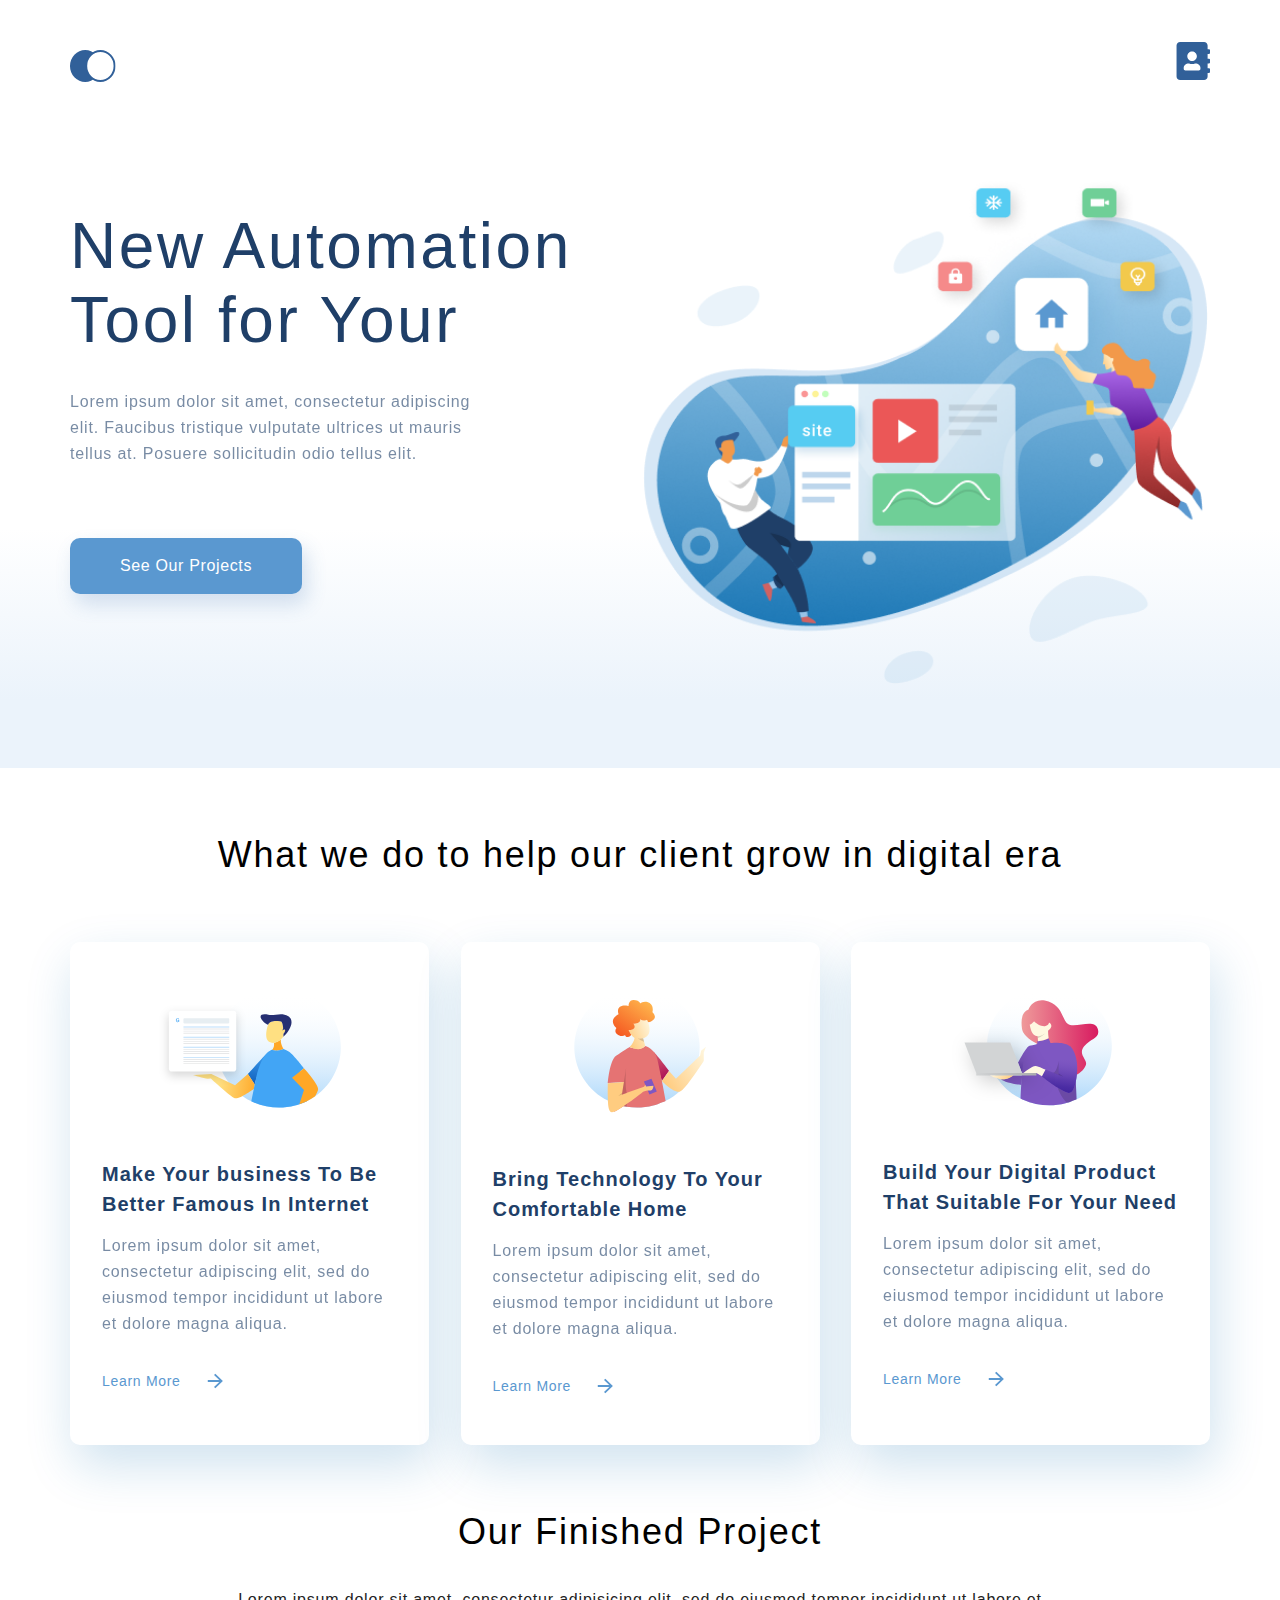
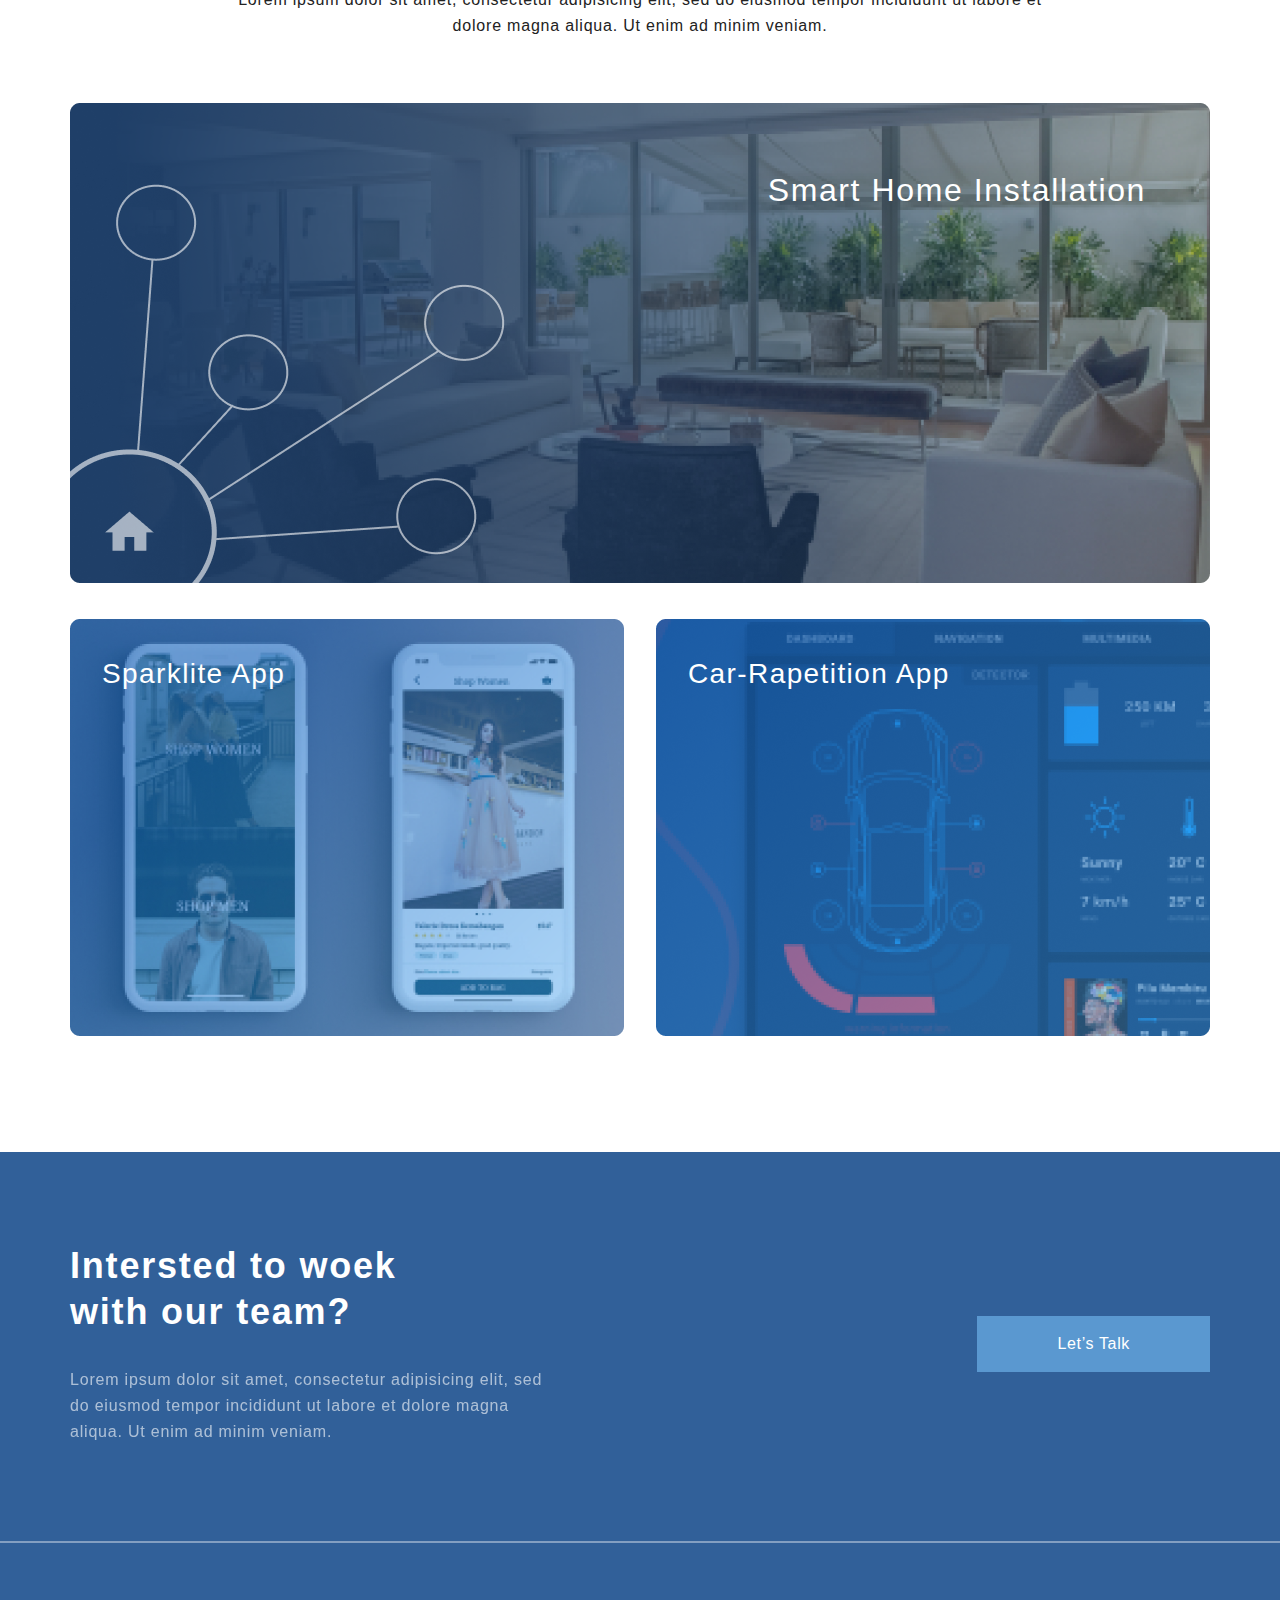
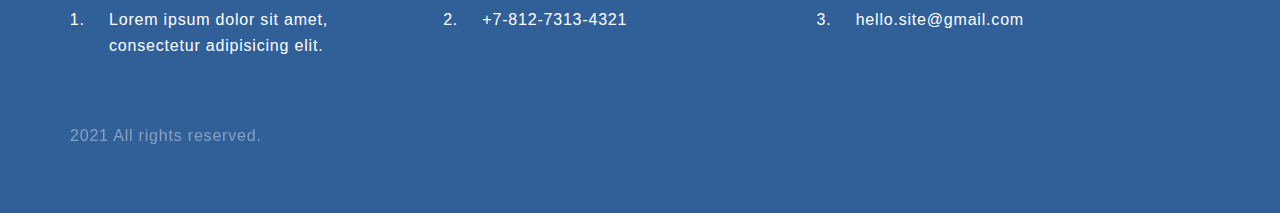
<file: html,css/adaptive/index.html>
<!DOCTYPE html>
<html lang="en">
<head>
    <meta charset="UTF-8">
    <meta http-equiv="X-UA-Compatible" content="IE=edge">
    <meta name="viewport" content="width=device-width, initial-scale=1.0">
    <title>Main Page</title>
    <link rel="stylesheet" href="styles/index_style.css">
</head>
<body>
    <div class="top">
        <div class="top_box container">
            <div class="top_menu">
                <a class="top_menu__link" href="index.html">
                    <img src="images/index_img/index.svg" alt="logo">
                </a>
                <a class="top_menu__link" href="contacts.html">
                    <img src="images/index_img/contacts.svg" alt="logo">
                </a>
            </div>
            <div class="top_content">
                <h1 class="top_heading">New Automation Tool for Your</h1>
                <p class="top_text">Lorem ipsum dolor sit amet, consectetur adipiscing elit. Faucibus tristique vulputate ultrices ut mauris tellus at. Posuere sollicitudin odio tellus elit.</p>
                <a class="top_button" href="#">See Our Projects</a>
            </div>
        </div>    
    </div>
     <div class="what-we-do">
        <div class="container">
            <h3 class="what-we-do_heading">What we do to help our client grow in digital era</h3>
            <div class="content">
                <div class="content_card">
                    <img class="card_img" src="images/index_img/card-1.svg" alt="card-1">
                    <h4 class="card_heading">Make Your business To Be Better Famous In Internet</h4>
                    <p class="card_text">Lorem ipsum dolor sit amet, consectetur adipiscing elit, sed do eiusmod tempor incididunt ut labore et dolore magna aliqua.</p>
                    <a class="card_button" href="#">
                        Learn More
                        <img class="button_img" src="images/index_img/card_arrow.svg" alt="card_arrow">
                    </a>   
                </div>
                <div class="content_card">
                    <img class="card_img" src="images/index_img/card-2.svg" alt="card-2">
                    <h4 class="card_heading">Bring Technology To Your Comfortable Home</h4>
                    <p class="card_text">Lorem ipsum dolor sit amet, consectetur adipiscing elit, sed do eiusmod tempor incididunt ut labore et dolore magna aliqua.</p>
                    <a class="card_button" href="#">
                        Learn More
                        <img class="button_img" src="images/index_img/card_arrow.svg" alt="card_arrow">
                    </a>
                </div>
                <div class="content_card">
                    <img class="card_img" src="images/index_img/card-3.svg" alt="card-3">
                    <h4 class="card_heading">Build Your Digital Product That Suitable For Your Need</h4>
                    <p class="card_text">Lorem ipsum dolor sit amet, consectetur adipiscing elit, sed do eiusmod tempor incididunt ut labore et dolore magna aliqua.</p>
                    <a class="card_button" href="#">
                        Learn More
                        <img class="button_img" src="images/index_img/card_arrow.svg" alt="card_arrow">
                    </a>
                </div>
            </div>
        </div>
    </div>  
    <div class="finished_projects">
        <div class="container">
            <h3 class="projects_heading">Our Finished Project</h3>
            <p class="project_text">Lorem ipsum dolor sit amet, consectetur adipisicing elit, sed do eiusmod tempor incididunt ut labore et dolore magna aliqua. Ut enim ad minim veniam.</p>  
            <div class="smart_home">
                <img class="project__img"                 src="images/index_img/Smart_Home_Installation.png" alt="">
                <p class="smart_home__text">Smart Home Installation</p>
            </div> 
            <div class="project_parent">
                <div class="project_item item-1">
                    <img class="project__img" src="images/index_img/Sparklite_App.png" alt="SparkLite App">
                    <p class="item_text">Sparklite App</p>
                </div>
                <div class="project_item">
                    <img class="project__img" src="images/index_img/Car_Rapetition_App.png" alt="Car-Rapetition App">
                    <p class="item_text">Car-Rapetition App</p>
                </div>
            </div>
        </div>
    </div>
    <div class="footer">
        <div class="container">
            <div class="footer_content">
                <div class="footer_info">
                    <h3 class="footer_heading">Intersted to woek    with our team?</h3>
                    <p class="footer_text">Lorem ipsum dolor sit amet, consectetur adipisicing elit, sed do eiusmod tempor incididunt ut labore et dolore magna aliqua. Ut enim ad minim veniam.</p>
                </div>
                <div class="button">
                    <a class="footer_button" href="#">Let’s Talk</a>
                </div>
            </div>
        </div>
        <hr class="line">
        <div class="footer_contacts container">
            <ol class="contacts_list">
                <li class="contact contact_margin">
                    Lorem ipsum dolor sit amet, consectetur adipisicing elit.
                </li>
                <li class="contact contact_margin">+7-812-7313-4321</li>
                <li class="contact">hello.site@gmail.com</li>
            </ol>
            <div class="footer_copyright">
                2021 All rights reserved.
            </div>
        </div>     
    </div>
</body>
</html>
</file>
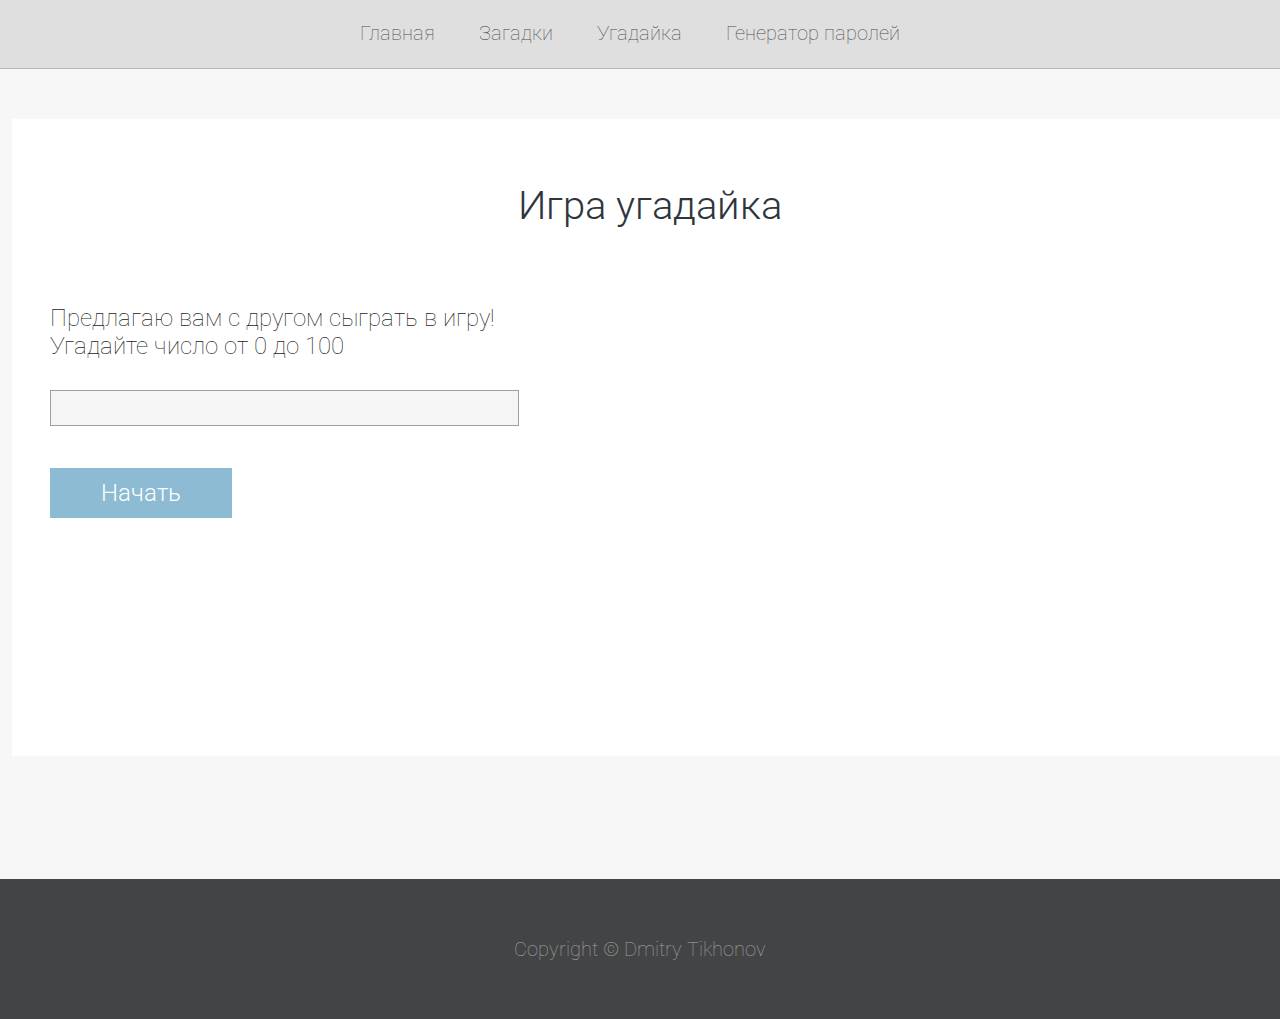
<file: MyFirstSite/guess.html>
<!DOCTYPE html>
<html>
<head>
	<meta charset="utf-8">
	<title>Личный сайт студента GeekBrains</title>
	<link rel="stylesheet" href="style.css"> 
	<script type="text/javascript">

		var answer = parseInt(Math.random() * 100);
		var gameOver = 0;
		var idPlayer = 1;
		
		function readInt(){
			var number = document.getElementById("userAnswer").value;
			return parseInt(number);
		}

		function write(text){
			document.getElementById("info").innerHTML = text;
		}

		function hide(id){
			document.getElementById(id).style.display = "none";
		}

		function getIdPlayer(idPlayer)
		{
			var currentPlayer = "";
			if (idPlayer % 2 == 0)
			{
				currentPlayer = "Второй";
				return currentPlayer;
			}
			else 
			{
				currentPlayer = "Первый";
				return currentPlayer;
			}
		}
		 
		function guess(){
			var _idPlayer = getIdPlayer(idPlayer);
			idPlayer++;
			var userAnswer = readInt();
			button.innerText = "Ответить";
			if(userAnswer == answer){
				write("<b>Поздравляю, " + _idPlayer.toLowerCase() + " игрок, угадал!</b>");
				hide("userAnswer");
				button.innerText = "Начать заново";
				gameOver++;
			} else if(userAnswer > answer){
				write(_idPlayer + " игрок ввел слишком большое число<br>Ходит " + getIdPlayer(idPlayer).toLowerCase() + " игрок. Введите число от 1 до 100");
				
			} else if(userAnswer < answer){
				write(_idPlayer + " игрок ввел слишком маленькое число<br>Ходит " + getIdPlayer(idPlayer).toLowerCase() + " игрок. Введите число от 1 до 100");			
			}
		}

	</script>
</head>
<body>

<div class="content">
	<div class="header">
		<a href="index.html">Главная</a>
		<a href="puzzle.html">Загадки</a>
		<a href="#">Угадайка</a>
		<a href="password_generator.html">Генератор паролей</a>
	</div>

<div class="contentWrap">
    <div class="content">
        <div class="center">

			<h1>Игра угадайка</h1>

			<div class="box">

				<p id="info">Предлагаю вам с другом сыграть в игру! <br>Угадайте число от 0 до 100</p>
				<input type="text" id="userAnswer">
				<br>
				<a href="#" onClick="if (gameOver==1) window.location.reload(); else guess();" id="button">Начать</a>

			</div>

        </div>
    </div>
</div>

	

</div>
<div class="footer">
	Copyright &copy; Dmitry Tikhonov
<div>


</body>
</html>
</file>
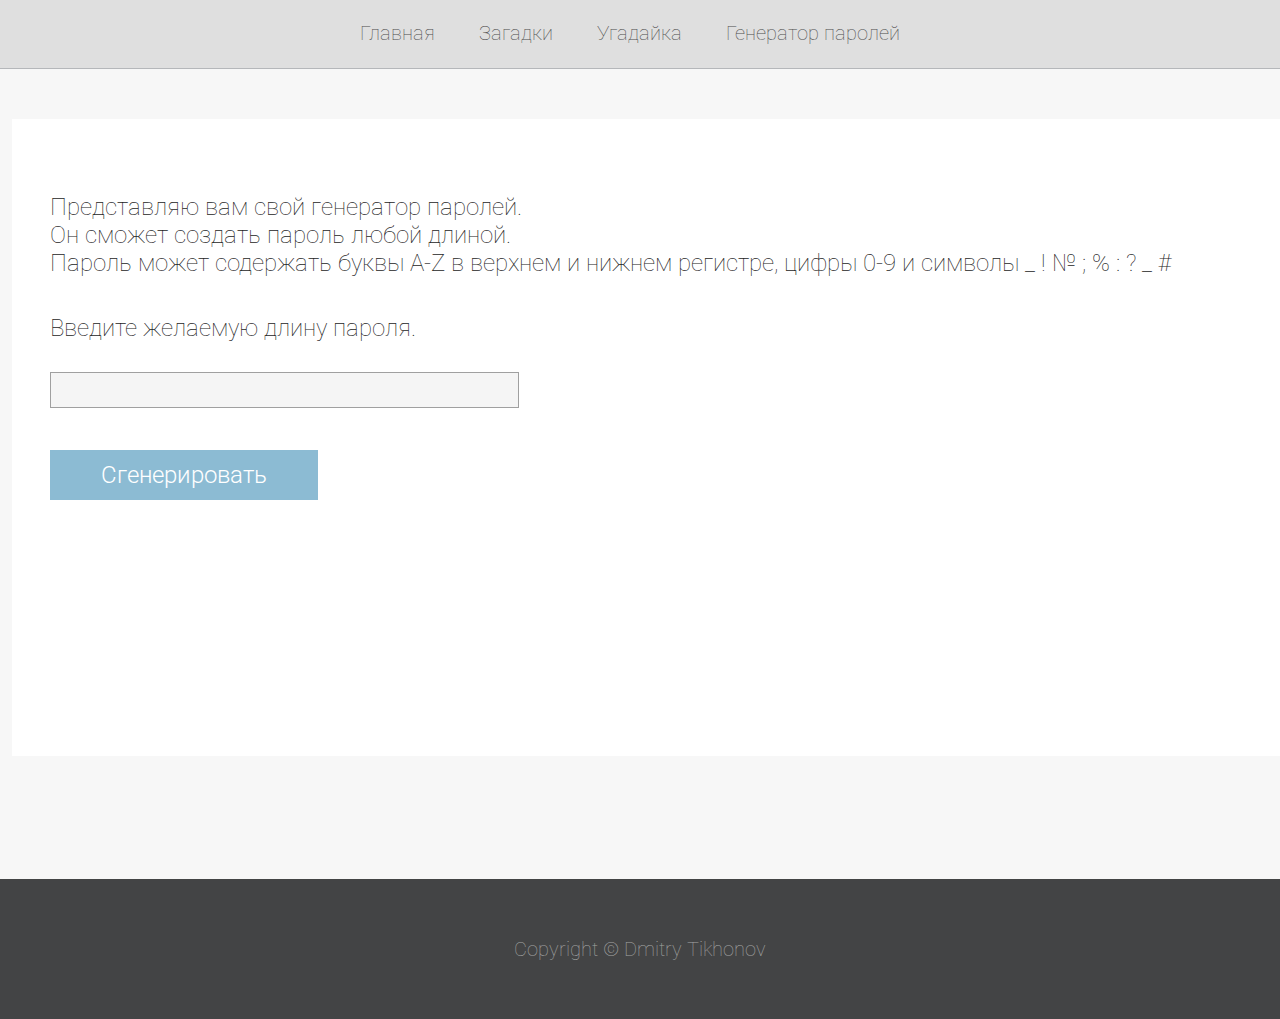
<file: MyFirstSite/password_generator.html>
<!DOCTYPE html>
<html>
<head>
	<meta charset="utf-8">
	<title>Личный сайт студента GeekBrains</title>
	<link rel="stylesheet" href="style.css"> 
	<script type="text/javascript">
		
		var symbols = ["_","!","№",";","%",":","?","_","#",0,1,2,3,4,5,6,7,8,9,
		"A","B","C","D","E","F","G","H","I","J","K","L","M","N","O","P","Q","R","S","T","U","V","W","X","Y","Z",
		"a","b","c","d","e","f","g","h","i","j","k","l","m","n","o","p","q","r","s","t","u","v","w","x","y","z"];
		var NewPassword = "";
		function readInt(){
			var number = document.getElementById("length").value;
			return parseInt(number);
		}

		function write(text){
			document.getElementById("info").innerHTML = text;
		}

		function getRandomInt(min, max) {
			return parseInt(Math.random() * (max - min + 1)) + min;
		}

		function getNewPassword()
		{
			var lengthPass = readInt();
			var CountSymbol = 0;
			
			while (CountSymbol != lengthPass)
			{
				CountSymbol++;
				NewPassword += symbols[getRandomInt(0,symbols.length - 1)];
			}
		    write("Новый пароль: " + NewPassword);
		}

	</script>
</head>
<body>

<div class="content">
	<div class="header">
		<a href="index.html">Главная</a>
		<a href="puzzle.html">Загадки</a>
		<a href="guess.html">Угадайка</a>
		<a href="#">Генератор паролей</a>
	</div>

<div class="contentWrap">
    <div class="content">
        <div class="center">
			<div class="box">
				<p id="info">
				Представляю вам свой генератор паролей.
				<br>
				Он сможет создать пароль любой длиной.<br>
				Пароль может содержать буквы A-Z в верхнем и нижнем регистре, цифры 0-9 и символы _ ! № ; % : ? _ # <br>
				</p>
				<p>
					Введите желаемую длину пароля.
				</p>
					<input type="text" id="length"> 
					<br>
					<a href="#" onClick="getNewPassword(); NewPassword = '';"; id="button">Сгенерировать</a>
				


			</div>
        </div>
    </div>
</div>

	

</div>
<div class="footer">
	Copyright &copy; Dmitry Tikhonov
<div>


</body>
</html>
</file>
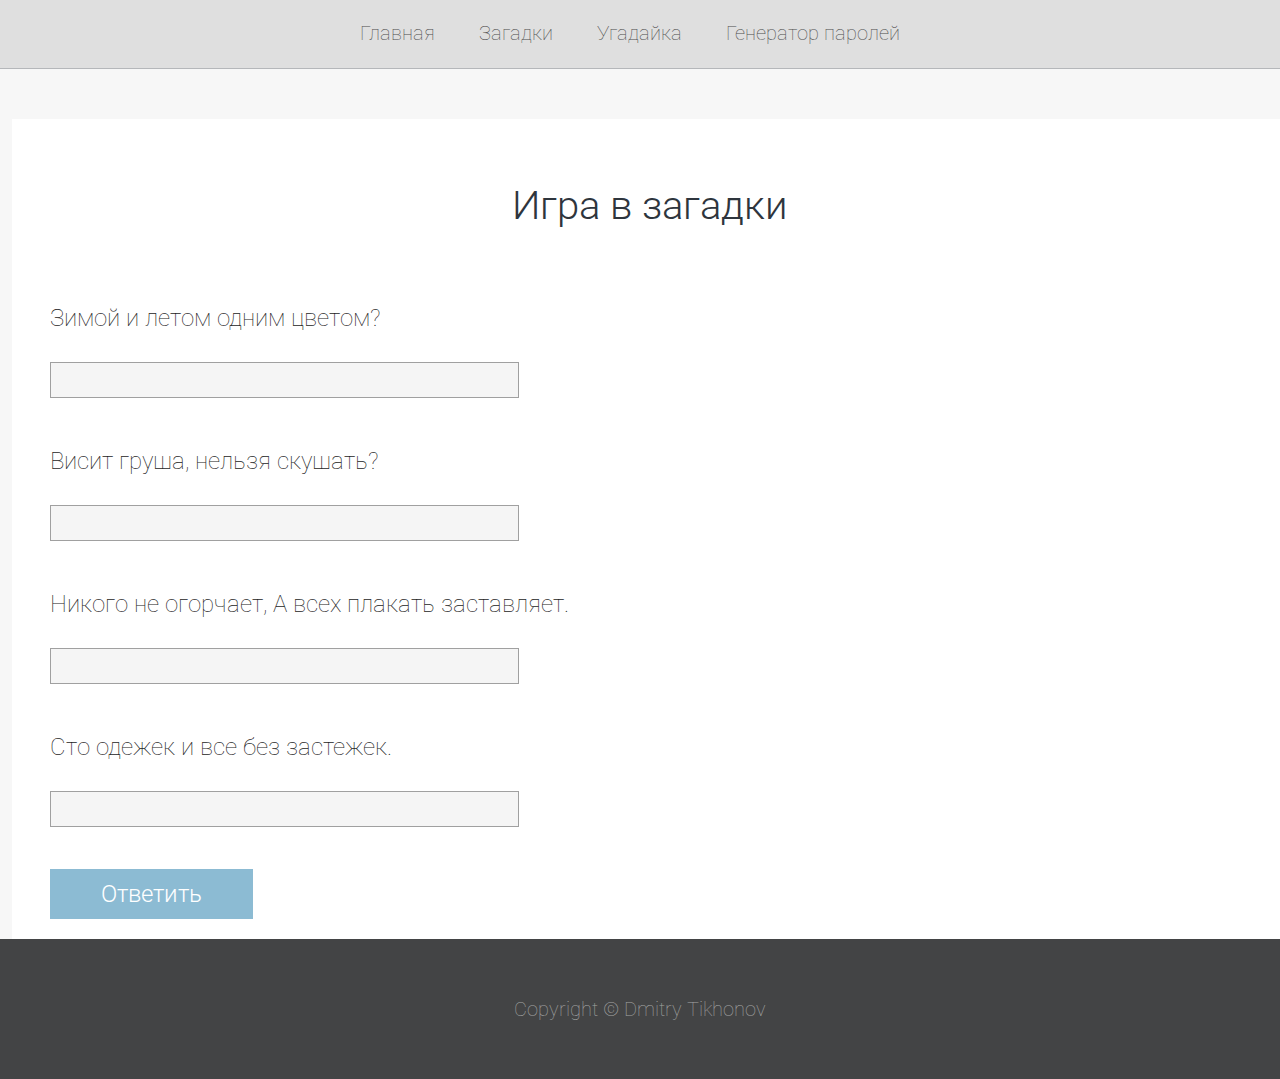
<file: MyFirstSite/puzzle.html>
<!DOCTYPE html>
<html>
<head>
	<meta charset="utf-8">
	<title>Личный сайт студента GeekBrains</title>
	<link rel="stylesheet" href="style.css"> 
	<script type="text/javascript">

		var score = 0;

		function checkAnswer(inputId, answers){
			var userAnswer = document.getElementById(inputId).value;
			userAnswer = userAnswer.toLowerCase();
			for(var i = 0; i < answers.length; i++){
				if(userAnswer == answers[i]){
					score++;
					break;
				}
			}
		}
		
		function clearInput()
		{
			document.getElementById("userAnswer1").value = "";
			document.getElementById("userAnswer2").value = "";
			document.getElementById("userAnswer3").value = "";
			document.getElementById("userAnswer4").value = "";
			score = 0;
		}
		function checkAnswers() {
			checkAnswer("userAnswer1", ["ель","ёлка","елка"]);
			checkAnswer("userAnswer2", ["лампочка","лампа"]);
			checkAnswer("userAnswer3", ["лук","луковица"]);
			checkAnswer("userAnswer4", ["капуста","капустка"]);
			alert("Вы отгадали " + score + " загадок");
			clearInput();
		}

	</script>
</head>
<body>

<div class="content">
	<div class="header">
		<a href="index.html">Главная</a>
		<a href="#">Загадки</a>
		<a href="guess.html">Угадайка</a>
		<a href="password_generator.html">Генератор паролей</a>
	</div>

<div class="contentWrap">
    <div class="content">
        <div class="center">

			<h1>Игра в загадки</h1>

			<div class="box">

				<p>Зимой и летом одним цветом?</p>
				<input type="text" id="userAnswer1">

				<p>Висит груша, нельзя скушать?</p>
				<input type="text" id="userAnswer2">

				<p>Никого не огорчает, А всех плакать заставляет.</p>
				<input type="text" id="userAnswer3">

				<p>Сто одежек и все без застежек.</p>
				<input type="text" id="userAnswer4">

				<br>
				<a href="#" onClick="checkAnswers();">Ответить</a>

			</div>

        </div>
    </div>
</div>

	

</div>
<div class="footer">
	Copyright &copy; Dmitry Tikhonov
<div>


</body>
</html>
</file>
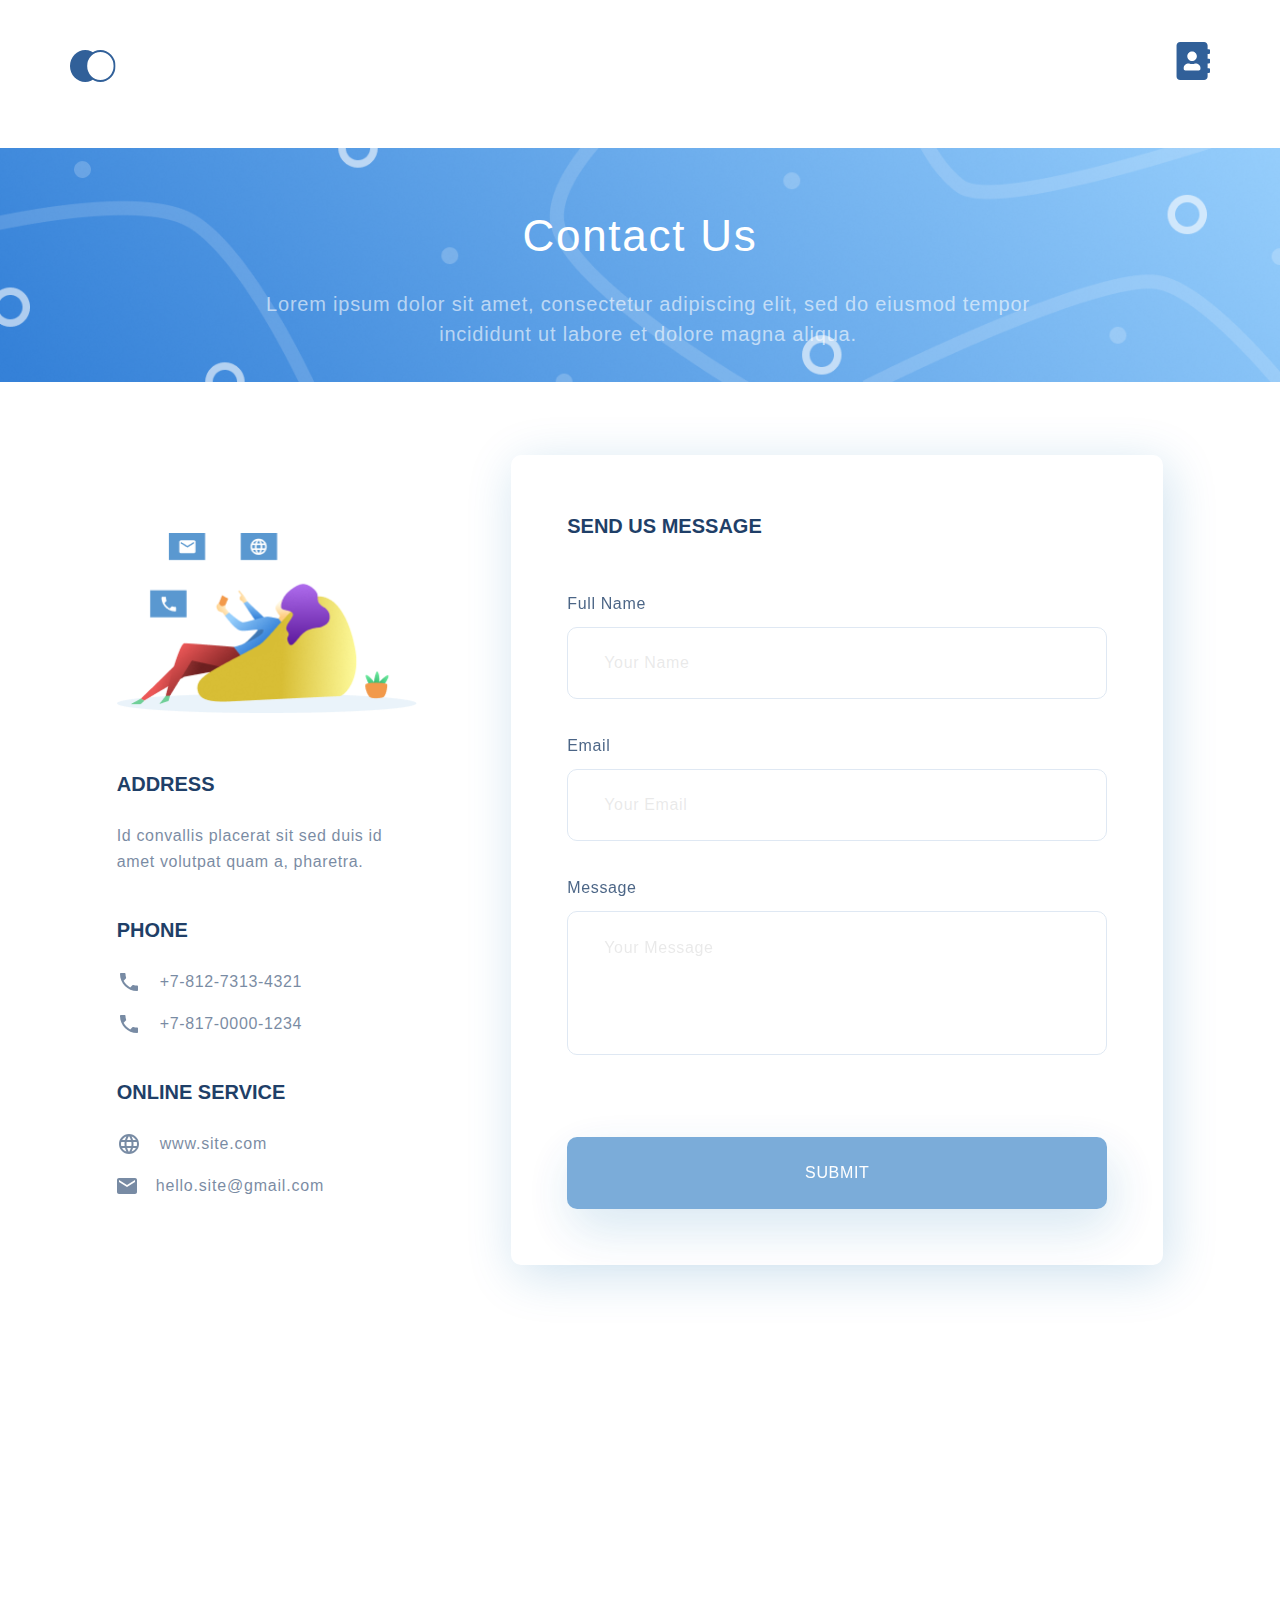
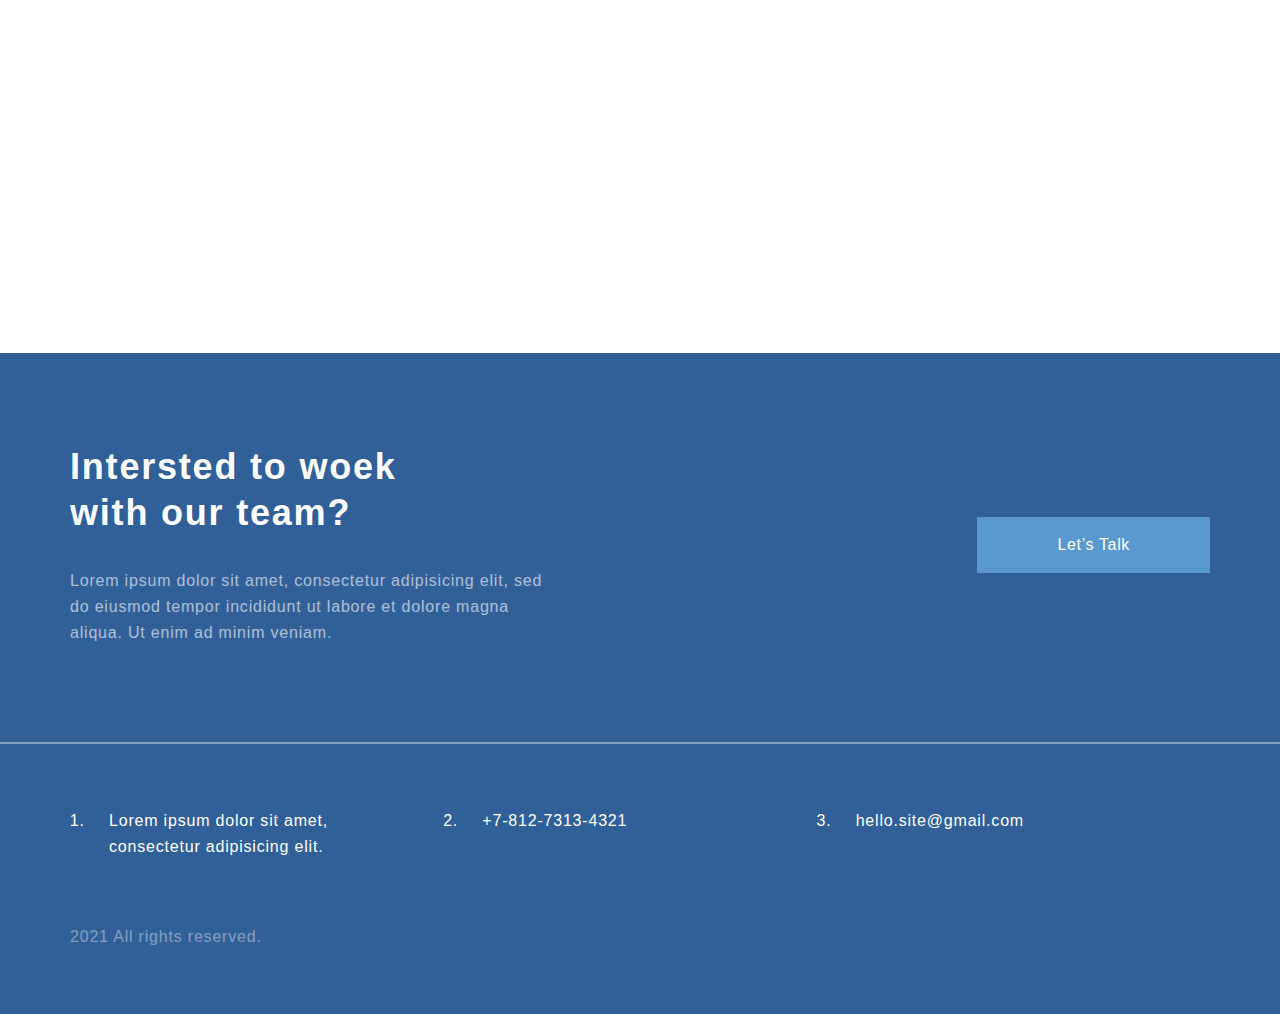
<file: html,css/adaptive/contacts.html>
<!DOCTYPE html>
<html lang="en">
<head>
    <meta charset="UTF-8">
    <meta http-equiv="X-UA-Compatible" content="IE=edge">
    <meta name="viewport" content="width=device-width, initial-scale=1.0">
    <title>Contacts</title>
    <link rel="stylesheet" href="styles/contacts_style.css">
</head>
<body>
    <div class="top">
        <div class="top_box container">
            <div class="top_menu">
                <a class="top_menu__link" href="index.html">
                    <img src="images/index_img/index.svg" alt="logo">
                </a>
                <a class="top_menu__link" href="contacts.html">
                    <img src="images/index_img/contacts.svg" alt="logo">
                </a>
            </div>
        </div>    
        <div class="top_content">
            <div class="container">
                <h1 class="top_content__heading">Contact Us</h1>
                <p class="top_content__text">Lorem ipsum dolor sit amet, consectetur adipiscing elit, sed do eiusmod tempor incididunt ut labore et dolore magna aliqua.</p>
            </div>
        </div>
    </div>
      <div class="contacts container">
        <div class="contacts_card contacts_data">
            <img class="card_img" src="images/contacts_img/card_img.png" alt="image"> 
            <h4 class="adress_heading header_blue">Address</h4>
            <p class="text">Id convallis placerat sit sed duis id amet volutpat quam a, pharetra.</p>
            <h4 class="phone_heading header_blue">Phone</h4>
            <ul class="phone_list">
                <li class="list">
                    <img src="images/contacts_img/phone_logo.svg" alt="phone logo">
                    <p>+7-812-7313-4321</p></li>
                <li class="list">
                    <img src="images/contacts_img/phone_logo.svg" alt="phone logo">
                    <p>+7-817-0000-1234</p>
                </li>
            </ul>
            <h4 class="services_heading header_blue">Online service</h4>
            <ul class="services_list" >
                <li class="list">
                    <img src="images/contacts_img/site_logo.svg" alt="site logo">
                    <p>www.site.com</p></li>
                <li class="list">
                    <img src="images/contacts_img/email_logo.svg" alt="email logo">
                    <p>hello.site@gmail.com</p>
                </li>
            </ul>
        </div> 
        <div class="contacts_card contacts_form">
            <h4 class="header_blue contacts_form__heading">Send us Message</h4>
            <form class="form" action="#">
                Full Name<br>
                <input class="input_text" type="text" placeholder="Your Name"><br>
                Email<br>
                <input class="input_text" type="email" placeholder="Your Email"><br>
                Message<br>
                <textarea class="input_text_message" placeholder="Your Message"></textarea>
                <button class="btn_submit" type="submit">Submit</button>
            </form>
        </div>
    </div> 
    <div class="content_map container">
        <script type="text/javascript" charset="utf-8" async src="https://api-maps.yandex.ru/services/constructor/1.0/js/?um=constructor%3A25d9235b8c045c29c0bfae87be05f35632ac6dec1fc3c8b4e8083e1f26c34456&amp;width=100%&amp;height=100%&amp;lang=ru_RU&amp;scroll=true"></script>
    </div>
    <div class="footer">
        <div class="container">
            <div class="footer_content">
                <div class="footer_info">
                    <h3 class="footer_heading">Intersted to woek    with our team?</h3>
                    <p class="footer_text">Lorem ipsum dolor sit amet, consectetur adipisicing elit, sed do eiusmod tempor incididunt ut labore et dolore magna aliqua. Ut enim ad minim veniam.</p>
                </div>
                <div class="button">
                    <a class="footer_button" href="#">Let’s Talk</a>
                </div>
            </div>
        </div>
        <hr class="line">
        <div class="footer_contacts container">
            <ol class="contacts_list">
                <li class="contact contact_margin">
                    Lorem ipsum dolor sit amet, consectetur adipisicing elit.
                </li>
                <li class="contact contact_margin">+7-812-7313-4321</li>
                <li class="contact">hello.site@gmail.com</li>
            </ol>
            <div class="footer_copyright">
                2021 All rights reserved.
            </div>
        </div>     
    </div>
</body>
</html>
</file>
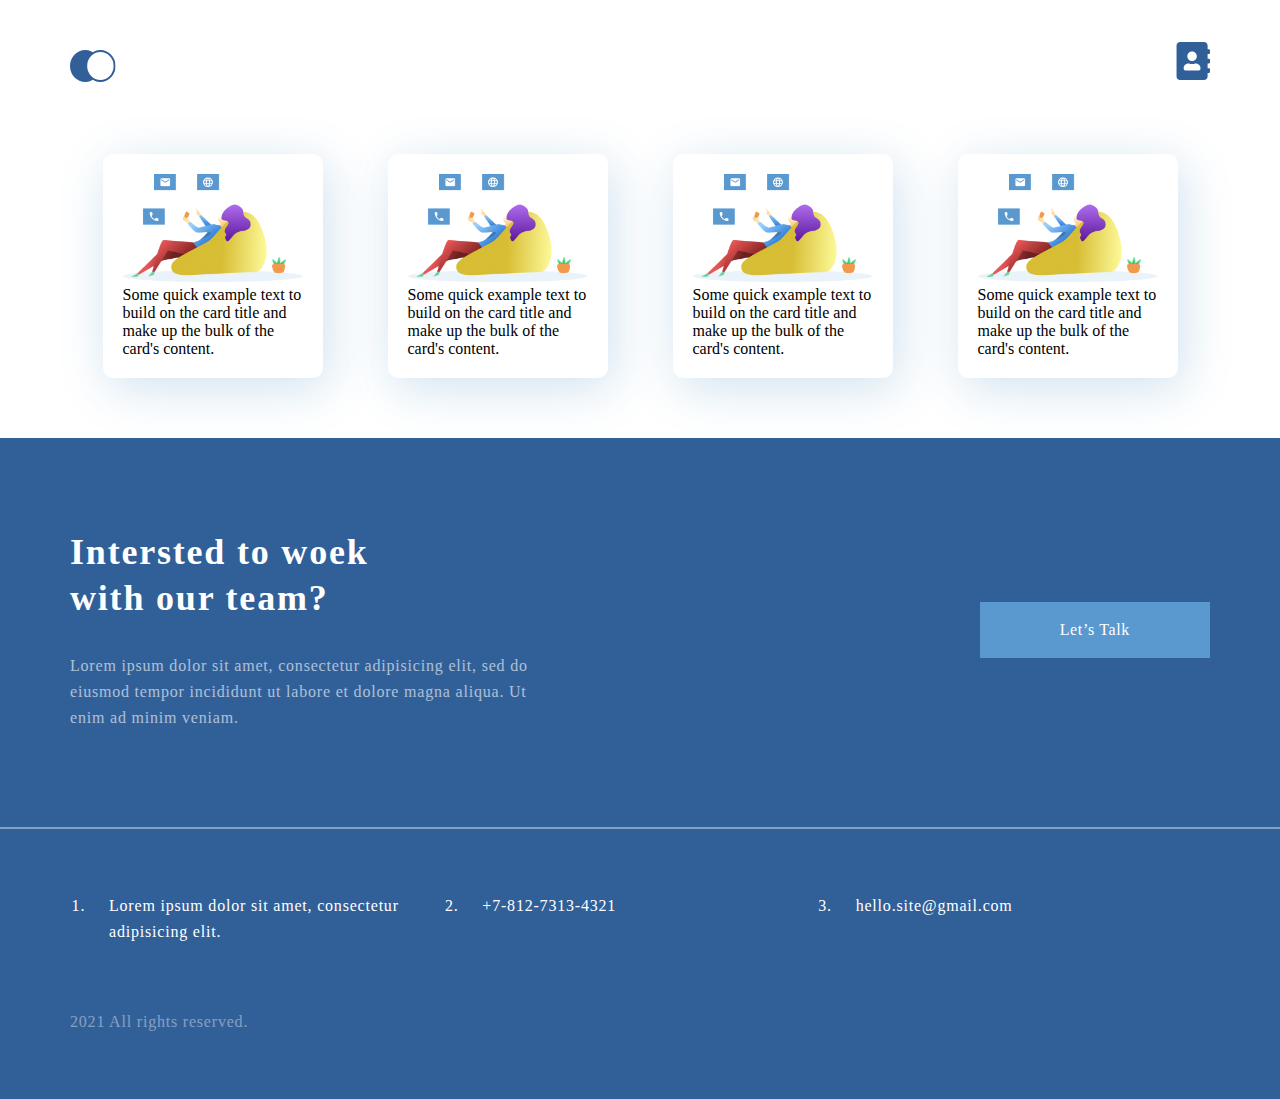
<file: html,css/adaptive/landing.html>
<!doctype html>
<html lang="en">
  <head>
    <meta charset="utf-8">
    <meta name="viewport" content="width=device-width, initial-scale=1">
    <link href="https://cdn.jsdelivr.net/npm/bootstrap@5.0.1/dist/css/bootstrap.min.css" rel="stylesheet" integrity="sha384-+0n0xVW2eSR5OomGNYDnhzAbDsOXxcvSN1TPprVMTNDbiYZCxYbOOl7+AMvyTG2x" crossorigin="anonymous">
    <link rel="stylesheet" href="styles/landing_style.css">
    <title>Bootstrap</title>
  </head>
  <body>
    <div class="top">
        <div class="top_menu container">
                <a class="top_menu__link" href="index.html">
                    <img src="images/index_img/index.svg" alt="logo">
                </a>
                <a class="top_menu__link" href="contacts.html">
                    <img src="images/index_img/contacts.svg" alt="logo">
                </a>
            </div>
    </div>
    <div class="content container">
        <div class="content_card">
            <img src="images/contacts_img/card_img.png" class="content_card_img card-img-top" alt="card image">
            <div class="card-body">
                <p class="card-text">Some quick example text to build on the card title and make up the bulk of the card's content.</p>
            </div>
        </div>
        <div class="content_card">
            <img src="images/contacts_img/card_img.png" class="content_card_img card-img-top" alt="card image">
            <div class="card-body">
                <p class="card-text">Some quick example text to build on the card title and make up the bulk of the card's content.</p>
            </div>
        </div>
        <div class="content_card">
            <img src="images/contacts_img/card_img.png" class="content_card_img card-img-top" alt="card image">
            <div class="card-body">
                <p class="card-text">Some quick example text to build on the card title and make up the bulk of the card's content.</p>
            </div>
        </div>
        <div class="content_card">
            <img src="images/contacts_img/card_img.png" class="content_card_img card-img-top" alt="card image">
            <div class="card-body">
                <p class="card-text">Some quick example text to build on the card title and make up the bulk of the card's content.</p>
            </div>
        </div>
    </div>
    
    <div class="footer">
        <div class="container">
            <div class="footer_content">
                <div class="footer_info">
                    <h3 class="footer_heading">Intersted to woek    with our team?</h3>
                    <p class="footer_text">Lorem ipsum dolor sit amet, consectetur adipisicing elit, sed do eiusmod tempor incididunt ut labore et dolore magna aliqua. Ut enim ad minim veniam.</p>
                </div>
                <a class="footer_button" href="#">Let’s Talk</a>
            </div>
        </div>
        <hr class="footer_line">
        <div class="footer_contacts container">
            <ol class="footer_contacts_list">
                <li class="footer_contact contact_margin">
                    Lorem ipsum dolor sit amet, consectetur adipisicing elit.
                </li>
                <li class="footer_contact contact_margin">+7-812-7313-4321</li>
                <li class="footer_contact">hello.site@gmail.com</li>
            </ol>
            <div class="footer_copyright">
                2021 All rights reserved.
            </div>
        </div>     
    </div>
  </body>
</html>
</file>
<file: html,css/adaptive/styles/index_style.css>
* {
    margin: 0;
    padding: 0;
    font-family: 'Roboto', sans-serif;
}

.container {
    max-width: 1140px;
    margin: 0 auto;
}

.top {
    background: linear-gradient(0deg, #EBF3FB 8.84%, rgba(152, 195, 232, 0) 31.12%);
    height: 768px;
}

.top_box {
    display: flex;
    flex-direction: column;
    height: 100%;
}

.top_menu {
    padding-top: 42px;
    display: flex;
    justify-content: space-between;
}

.top_menu__link {
    text-decoration: none;
}

.top_content {
    padding-top: 115px;
    flex-grow: 1;
    background-image: url(../images/index_img/illustration.png);
    background-repeat: no-repeat;
    background-position: right center;
    background-size: 50%;
}

.top_heading {
    max-width: 510px;
    font-weight: 300;
    font-size: 64px;
    line-height: 74px;
    letter-spacing: 0.04em;
    color: #1F3F68; 
    padding-bottom: 32px;
}

.top_text {
    max-width: 425px;
    font-size: 16px;
    line-height: 26px;
    letter-spacing: 0.05em;
    color: #1F3F68;
    opacity: 0.6;
}

.top_button {
    font-size: 16px;
    line-height: 26px;
    text-align: center;
    letter-spacing: 0.04em;
    color: #FFFFFF;
    background: #5A98D0;
    box-shadow: 5px 10px 20px rgba(53, 110, 173, 0.2);
    border-radius: 10px;
    padding: 15px 50px;
    text-decoration: none;
    display: inline-block;
    margin-top: 71px;
}

.header_img {
    flex-grow: 1;
}

.what-we-do {
    padding-top: 64px;
    
}

.what-we-do_heading {
    font-weight: 300;
    font-size: 36px;
    line-height: 46px;
    text-align: center;
    letter-spacing: 0.05em;
    color: #000000;
}

.content {
    padding-top: 64px;
    display: flex;
    justify-content: space-between;
}

.content_card {
    max-width: 359px;
    background: #FFFFFF;
    box-shadow: 5px 20px 50px rgba(16, 112, 177, 0.2);
    border-radius: 10px;
    padding: 44px 32px;
    display: flex;
    flex-direction: column;
    box-sizing: border-box;
}

.card_img {
    align-self: center;
}

.card_heading {
    margin-top: 51px;
    margin-bottom: 0;
    font-size: 20px;
    line-height: 30px;
    letter-spacing: 0.05em;
    color: #1F3F68;
}

.card_text {
    font-size: 16px;
    line-height: 26px;
    letter-spacing: 0.05em;
    color: #1F3F68;
    opacity: 0.6;
    margin-bottom: 0;
    margin-top: 14px;
}

.card_button {
    margin-top: 29px;
    font-size: 14px;
    line-height: 30px;
    letter-spacing: 0.05em;
    color: #5A98D0;
    text-decoration: none;
    display: flex;
}

.button_img {
    padding-left: 23px;
}

.finished_projects {
    text-align: center;
}

.projects_heading {
    margin-top: 64px;
    margin-bottom: 32px;
    font-weight: 300;
    font-size: 36px;
    line-height: 46px;
    letter-spacing: 0.05em;
    color: #000000;
}

.project_text {
    max-width: 75%;
    margin: 0 auto;
    font-size: 16px;
    line-height: 26px;
    letter-spacing: 0.05em;
    color: #222222;
    padding-bottom: 64px
}

.smart_home {
    position: relative;
}

.smart_home__text {
    position: absolute;
    top: 64px;
    right: 64px;
    font-size: 32px;
    line-height: 46px;
    text-align: right;
    letter-spacing: 0.05em;
    color: #FFFFFF;
    margin: 0;

}

.project__img {
    width: 100%;
}

.item-1 {
    padding-right: 32px;
}

.project_parent {
    display: flex;
    justify-content: space-between;
    margin-top: 32px;
    margin-bottom: 112px;
}

.project_item {
    position: relative;
}

.item_text {
    position: absolute;
    top: 32px;
    left: 32px;
    margin: 0;
    font-size: 28px;
    line-height: 46px;
    letter-spacing: 0.05em;
    color: #FFFFFF;
}

.footer {
    background: #316099;
}

.footer_info {
    display: block;
}

.footer_heading {
    max-width: 340px;
    font-size: 36px;
    line-height: 46px;
    letter-spacing: 0.05em;
    color: #FFFFFF;
}

.footer_text {
    font-size: 16px;
    line-height: 26px;
    letter-spacing: 0.05em;
    color: #FFFFFF;
    opacity: 0.6;
    max-width: 494px;
    padding-top: 32px;
}

.footer_content {
    display: flex;
    justify-content: space-between;
    padding-top: 91px;
    position: relative;
    padding-bottom: 96px;
}

.button {
    align-self: center;
}

.footer_button {
    font-size: 16px;
    line-height: 26px;
    text-align: center;
    letter-spacing: 0.04em;
    color: #FFFFFF;
    background: #5A98D0;
    text-decoration: none;
    padding: 15px 80px;
    display: inline-block;
}

.line {
    opacity: 0.4;
    border: 1px solid #FFFFFF;
}

.footer_contacts {
    background: #316099;
}

.contacts_list {
    margin-top: 64px;
    display: flex;
    justify-content: space-between;
    padding-left: 20px;
}

.contact {
    flex-basis: 33.3333%;
    flex-grow: 1;
    font-size: 16px;
    line-height: 26px;
    letter-spacing: 0.05em;
    color: #FFFFFF; 
    padding-right: 50px;
    padding-left: 19px;
}


.footer_copyright {
    font-size: 16px;
    line-height: 26px;
    letter-spacing: 0.05em;
    color: #FFFFFF;
    opacity: 0.4;
    padding: 64px 0;
}

@media (max-width: 1024px) {
    .container {
        padding-left: 32px;
        padding-right: 32px;
    }

    .top_content {
        background-position: right 280px;
    }

    .content {
        flex-direction: column;
        align-items: center;
    }

    .content_card {
        padding: 40px 29px 26px 29px;
        margin-bottom: 32px;
    }

    .card_heading {
        margin-top: 49px;
    }

    .card_button {
        margin-top: 26px;
    }

    .projects_heading {
        margin-top: 95px;
    }

    .project_parent {
        margin-bottom: 92px;
    }

    .footer_content {
        padding: 47px 92px 64px 92px;
    }

    .footer_info {
        max-width: 336px;
    }

    .button {
        margin-top: 54px;
    }

    .footer_button {
        padding: 4px 32px;
    }

    .footer_contacts {
        padding-left: 124px;
    }

    .contacts_list {
        flex-direction: column;
        margin-top: 64px;
        padding-left: 20px;
    }

    .contact_margin {
        margin-bottom: 25px;
    }
}

@media (min-width:769px) and (max-width: 1024px) {
    .top_content {
        background-position: right 100px;
    }
}


@media (max-width: 425px) {
    .container {
        padding-left: 16px;
        padding-right: 16px;
    }

    .top {
        height: 100%;
    }

    .top_menu {
        padding-top: 24px;
    }

    .top_menu__link {
        height: 38px;
    }

    .top_content {
        padding-top: 32px;
        background-image: none;
        display: flex;
        flex-direction: column;
        align-items: center;
        text-align: center;
    }

    .top_heading {
        font-size: 32px;
        line-height: 37px;
        padding: 0 15px;
        padding-bottom: 12px;
        
        
    }

    .top_button {
        font-size: 12px;
        line-height: 26px;
        padding: 0 8px;
        margin-top: 32px;
        margin-bottom: 41px;
    }

    .what-we-do_heading {
        font-size: 24px;
        line-height: 28px;
        text-align: center;
    }

    .card_img {
        padding: 0;
    }

    .projects_heading {
        margin-top: 32px;
        font-size: 24px;
        line-height: 28px;
    }

    .smart_home__text,
    .item_text {
        font-size: 16px;
        line-height: 19px;
    }

    .smart_home__text {
        top: 16px;
        right: 16px;
    }

    .project_parent {
        flex-direction: column;
        margin-top: 16px;
        margin-bottom: 64px;
    }

    .item-1 {
        padding: 0;
        padding-bottom: 16px;
    }

    .footer_contacts {
        max-width: 336px;
    }

    .footer_content {
        flex-direction: column;
        align-items: center;
        text-align: center;
        padding: 0;
        padding-top: 18px;
        padding-bottom: 41px;
    }

    .footer_heading {
        font-size: 24px;
        line-height: 28px;
    }

    .footer_text {
        font-size: 16px;
        line-height: 26px;
    }

    .button {
        margin-top: 40px;
    }

    .footer_button {
        padding: 4px 16px;
    }

    .contacts_list {
        flex-direction: column;
        margin-top: 32px;
    }

    .contact_margin {
        margin-bottom: 17px;
    }

    .footer_copyright {
        padding: 32px 0;
        text-align: center;
    }
}
</file>
<file: MyFirstSite/style.css>
@import url(https://fonts.googleapis.com/css?family=Roboto:400,100,100italic,300,300italic,400italic,500,500italic,700,700italic,900,900italic);

* {
    margin: 0;
    padding: 0;
}

body {
    background-color: #f7f7f7;
    font-family: 'Roboto', sans-serif;
}

.header {
    min-width: 1300px;
    border-bottom: 1px solid #b5b7ba;
    background-color: #dfdfdf;
    margin: 0 auto;
    height: 50px;
    text-align: center;
    padding-top: 18px;
}

.header .selected {
    color: #000;
}

.center {
    width: 1300px;
    margin: 0 auto;
}

.header a {
    color: #4d4d4d;
    font-size: 20px;
    font-weight: 100;
    text-align: left;
    text-decoration: none;
    height: 30px;
    line-height: 30px;
    display: inline-block;
    padding-right: 40px;
}

.header span {
    padding: 0 38px;
}

.content {
    min-width: 1300px;
    margin: 0 auto;
    min-height: calc(100vh - 140px); 
}

.content h1 {
    width: 100%;
    float: left;
    text-align: center;
    color: #2e353d;
    font-size: 40px;
    font-weight: 300;
    margin-top: 63px;
    margin-bottom: 75px;
}

.content h3 {
    color: #242424;
    font-size: 35px;
    font-weight: 300;
    text-align: left;
    margin-left: 41px;
    margin-bottom: 52px;
}

.content h5 {
    color:  #242424;
    font-size: 24px;
    text-align: left;
}

.content img {
    margin-left: 17px;
    width: 389px;
    border-radius: 50%;
}

.content .box_text {
    width: 671px;
    background-color: #ffffff;
    float: right;
    padding: 49px 48px 51px 76px;
    margin-bottom: 100px;
}

.content .box_text p {
    color: #242424;
    font-size: 24px;
    font-weight: 100;
    text-align: left;
    margin-bottom: 31px;
}

.content .box_text a  {
    color: #40678a;
    font-size: 24px;
    font-weight: 100;
    text-align: center;
    text-decoration: none;
    padding-right:30px;
}


.content .media {
    margin-right: 0;
}

.content .box {
    background-color: #ffffff;
    width: 1238px;
    min-height: 500px;
    margin: 50px auto 0 auto;
    padding-top: 37px;
    padding-left: 38px;
    padding-bottom: 100px;
}

.content .box p {
    color: #242424;
    font-size: 24px;
    font-weight: 100;
    text-align: left;
    margin-top: 37px;
    margin-bottom: 30px;
}

.content .box input {
    border: 1px solid #a0a0a0;
    background-color: #f5f5f5;
    width: 457px;
    height: 34px;
    padding-left:10px;
    font-size:20px;
    font-weight: 100;
    margin-bottom: 12px;
}

.content .box a {
    display: block;
    float: left;
    background-color:  #8cbbd3;
    color:  #ffffff;
    font-size: 24px;
    font-weight: 300;
    text-align: center;
    text-decoration: none;
    margin-top: 30px;
    padding:11px 51px;
}

.content .box a:hover {
    background-color: #5ba1d3;
}

.footer { /* # == id */
    background-color: #434445;
    width: 100%;
    float: left;
    height: 140px;
    text-align: center;
    color: #a4a4a4;
    font-size: 20px;
    font-weight: 100;
    line-height: 140px;
}

.footer a {
    color: inherit;
}
</file>
<file: html,css/adaptive/styles/contacts_style.css>
* {
    margin: 0;
    padding: 0;
    font-family: 'Roboto', sans-serif;
}

.container {
    max-width: 1140px;
    margin: 0 auto;
}

.top_box {
    display: flex;
    flex-direction: column;
    height: 100%;
}

.top_menu {
    padding-top: 42px;
    display: flex;
    justify-content: space-between;
}

.top_menu__link {
    text-decoration: none;
}

.top_content {
    background-image: url(../images/contacts_img/back_img.png);
    background-repeat: no-repeat;
    background-size: 100%;
    margin: 54px 0;
}

.top_content__heading {
    font-weight: 500;
    font-size: 44px;
    line-height: 74px;
    text-align: center;
    letter-spacing: 0.04em;
    color: #FFFFFF;
    padding-top: 51px;
}

.top_content__text {
    font-size: 20px;
    line-height: 30px;
    text-align: center;
    letter-spacing: 0.04em;
    color: rgba(255, 255, 255, 0.6);
    max-width: 780px;
    margin-left: 188px;
    padding-bottom: 49px;
    padding-top: 16px;
}

.contacts {
    margin-top: 57px;
    display: flex;
    justify-content: space-around;
}

.contacts_card {
    display: flex;
    flex-direction: column;
    max-width: 540px;
}

.contacts_data {
    width: 301px;
    margin-top: 78px;
}
.card_img {
    width: 300px;
    align-self: center;
    margin-bottom: 56px;

}

.header_blue {
    font-size: 20px;
    line-height: 30px;
    color: #1F3F68;
    text-transform: uppercase;
}

.text {
    font-weight: 300;
    font-size: 16px;
    line-height: 26px;
    letter-spacing: 0.04em;
    color: #1F3F68;
    opacity: 0.6;
}

.adress_heading, 
.phone_heading,
.services_heading {
    margin-bottom: 24px;
}

.phone_heading {
    margin-top: 40px;
}

.services_heading {
    margin-top: 24px;
}

.phone_list,
.services_list {
    font-size: 16px;
    line-height: 26px;
    color: #1F3F68;
    opacity: 0.6;
    list-style-type: none;
    
}
.phone_list {
    font-weight: 300;
    letter-spacing: 0.04em;   
}

.services_list {
    letter-spacing: 0.05em;
}

.list {
    display: flex;
    padding-bottom: 16px;
}

.list img {
    margin-right: 19px;
}

.site {
    list-style-image: url(../images/contacts_img/site_logo.svg);
}

.email {
    list-style-image: url(../images/contacts_img/email_logo.svg);
}

.contacts_form {
    background: #FFFFFF;
    box-shadow: 5px 10px 50px rgba(16, 112, 177, 0.2);
    border-radius: 10px;
    padding: 0 56px;
}

.contacts_form__heading {
    margin-top: 56px;
    margin-bottom: 48px;
}
.form {
    font-size: 16px;
    line-height: 30px;
    letter-spacing: 0.04em;
    color: #1F3F68;
    opacity: 0.8;
}
.input_text, 
.input_text_message {
    width: 100%;
    resize: none;
    border: 1px solid #356EAD;
    box-sizing: border-box;
    border-radius: 10px;
    font-weight: 300;
    font-size: 16px;
    line-height: 30px;
    letter-spacing: 0.04em;
    color: #1F3F68;
    opacity: 0.2;
    padding-left: 36px;
    margin-top: 8px;
}

.input_text { 
    height: 72px;
    margin-bottom: 32px;
}

.input_text_message {
    height: 144px;
    margin-bottom: 72px;
    padding-top: 21px;
}

.btn_submit {
    width: 100%;
    background: #5A98D0;
    box-shadow: 5px 20px 50px rgba(16, 112, 177, 0.2);
    border-radius: 10px;
    text-transform: uppercase;
    font-weight: 500;
    font-size: 16px;
    line-height: 26px;
    text-align: center;
    letter-spacing: 0.04em;
    color: #FFFFFF;
    padding: 23px 183px;
    border: none;
    margin-bottom: 56px;
}

.content_map {
    margin-top: 96px;
    height: 480px;
    margin-bottom: 112px;
}

.footer {
    background: #316099;
}

.footer_info {
    display: block;
}

.footer_heading {
    max-width: 340px;
    font-size: 36px;
    line-height: 46px;
    letter-spacing: 0.05em;
    color: #FFFFFF;
}

.footer_text {
    font-size: 16px;
    line-height: 26px;
    letter-spacing: 0.05em;
    color: #FFFFFF;
    opacity: 0.6;
    max-width: 494px;
    padding-top: 32px;
}

.footer_content {
    display: flex;
    justify-content: space-between;
    padding-top: 91px;
    position: relative;
    padding-bottom: 96px;
}

.button {
    align-self: center;
}

.footer_button {
    font-size: 16px;
    line-height: 26px;
    text-align: center;
    letter-spacing: 0.04em;
    color: #FFFFFF;
    background: #5A98D0;
    text-decoration: none;
    padding: 15px 80px;
    display: inline-block;
}

.line {
    opacity: 0.4;
    border: 1px solid #FFFFFF;
}

.footer_contacts {
    background: #316099;
}

.contacts_list {
    margin-top: 64px;
    display: flex;
    justify-content: space-between;
    padding-left: 20px;
}

.contact {
    flex-basis: 33.3333%;
    flex-grow: 1;
    font-size: 16px;
    line-height: 26px;
    letter-spacing: 0.05em;
    color: #FFFFFF; 
    padding-right: 50px;
    padding-left: 19px;
}


.footer_copyright {
    font-size: 16px;
    line-height: 26px;
    letter-spacing: 0.05em;
    color: #FFFFFF;
    opacity: 0.4;
    padding: 64px 0;
}

@media (max-width: 1024px) {

    .container {
        padding-left: 32px;
        padding-right: 32px;
    }

    .top_content {
        margin-top: 49px;
        height: 250px;
        background-size: auto;
    }

    .top_content__heading {
        padding-top: 50px;
    }

    .top_content__text {
        margin-left: 0;
        padding-bottom: 25px;
    }

     .contacts {
        flex-direction: column;
        align-items: center;
        margin-top: 64px;
    }

    .contacts_data {
        margin: 0;
    }

    .contacts_form {
        margin: 64px 124px;
        padding-top: 54px;
        padding-left: 54px;
    }

    .contacts_form__heading {
        margin-top: 0;
    }

    .input_text,
    .input_text_message {
        width: 100%;
    }

    .input_text_message {
        height: 140px;
    }

    .btn_submit {
        margin-bottom: 54px;
        width: 100%;
    }

    .content_map {
        margin: 0;
        margin-bottom: 64px;
        height: 392px;
        margin-left: -32px;
        margin-right: -32px;
    }

    .footer_content {
        padding: 47px 92px 64px 92px;
    }

    .footer_info {
        max-width: 336px;
    }

    .button {
        margin-top: 54px;
    }

    .footer_button {
        padding: 4px 32px;
    }

    .footer_contacts {
        padding-left: 124px;
    }

    .contacts_list {
        flex-direction: column;
        margin-top: 64px;
        padding-left: 20px;
    }

    .contact_margin {
        margin-bottom: 25px;
    } 
}

@media (max-width: 425px) {
    .container {
        padding-left: 16px;
        padding-right: 16px;
    }

    .top_menu {
        padding-top: 18px;
    }

    .top_content__heading {
        font-weight: 500;
        font-size: 24px;
        line-height: 28px;
        text-align: center;
        padding-top: 48px;
    }

    .top_content__text {
        font-size: 16px;
        line-height: 30px;
        padding-top: 32px;
        padding-bottom: 61px;
    }

    .contacts {
        margin-top: 46px;
    }

    .card_img {
        margin-bottom: 64px;
    }

    .phone_heading {
        margin-top: 32px;
    }

    .services_heading {
        margin-top: 34px;
    }

    .contacts_form {
        margin: 32px 17px;
        padding: 36px 36px;
        padding-bottom: 0px;
    }

    .form {
        font-size: 14px;
    }
    .contacts_form__heading {
        font-weight: 500;
        font-size: 16px;
        line-height: 30px;
        margin-bottom: 31px;
    }

    .input_text,
    .input_text_message {
        height: 100%;
        margin-top: 5px;
        font-size: 14px;
        padding-left: 26px;
        padding: 13px 0 13px 26px;
        margin-bottom: 20px;
    }

    .input_text_message {
        margin-bottom: 46px;
    }

    .btn_submit {
        padding: 15px 55px;
        margin-bottom: 36px;
    }

    .content_map {
        margin-bottom: 32px;
    }

    .footer_contacts {
        max-width: 336px;
    }

    .footer_content {
        flex-direction: column;
        align-items: center;
        text-align: center;
        padding: 0;
        padding-top: 18px;
        padding-bottom: 41px;
    }

    .footer_heading {
        font-size: 24px;
        line-height: 28px;
    }

    .footer_text {
        font-size: 16px;
        line-height: 26px;
    }

    .button {
        margin-top: 40px;
    }

    .footer_button {
        padding: 4px 16px;
    }

    .contacts_list {
        flex-direction: column;
        margin-top: 32px;
    }

    .contact_margin {
        margin-bottom: 17px;
    }

    .footer_copyright {
        padding: 32px 0;
        text-align: center;
    }
}
</file>
<file: html,css/adaptive/styles/landing_style.css>
* {
  margin: 0;
  padding: 0;
}

.container {
  max-width: 1140px;
  margin: 0 auto;
}

.top_menu {
  padding-top: 42px;
  display: -webkit-box;
  display: -ms-flexbox;
  display: flex;
  -webkit-box-pack: justify;
      -ms-flex-pack: justify;
          justify-content: space-between;
}

.top_menu__link {
  text-decoration: none;
}

.content {
  margin-top: 60px;
  margin-bottom: 60px;
  display: -webkit-box;
  display: -ms-flexbox;
  display: flex;
  -ms-flex-pack: distribute;
      justify-content: space-around;
}

.content_card {
  max-width: 180px;
  -webkit-box-shadow: 5px 10px 50px rgba(16, 112, 177, 0.2);
          box-shadow: 5px 10px 50px rgba(16, 112, 177, 0.2);
  border-radius: 10px;
  padding: 20px 20px;
}

.content_card_img {
  width: 100%;
}

.footer {
  background: #316099;
}

.footer_info {
  display: block;
}

.footer_heading {
  max-width: 340px;
  font-size: 36px;
  line-height: 46px;
  letter-spacing: 0.05em;
  color: #FFFFFF;
}

.footer_text {
  font-size: 16px;
  line-height: 26px;
  letter-spacing: 0.05em;
  color: #FFFFFF;
  opacity: 0.6;
  max-width: 494px;
  padding-top: 32px;
}

.footer_content {
  display: -webkit-box;
  display: -ms-flexbox;
  display: flex;
  -webkit-box-pack: justify;
      -ms-flex-pack: justify;
          justify-content: space-between;
  padding-top: 91px;
  position: relative;
  padding-bottom: 96px;
}

.footer_button {
  -ms-flex-item-align: center;
      -ms-grid-row-align: center;
      align-self: center;
  font-size: 16px;
  line-height: 26px;
  text-align: center;
  letter-spacing: 0.04em;
  color: #FFFFFF;
  background: #5A98D0;
  text-decoration: none;
  padding: 15px 80px;
  display: inline-block;
}

.footer_line {
  opacity: 0.4;
  border: 1px solid #FFFFFF;
}

.footer_contacts {
  background: #316099;
}

.footer_contacts_list {
  margin-top: 64px;
  display: -webkit-box;
  display: -ms-flexbox;
  display: flex;
  -webkit-box-pack: justify;
      -ms-flex-pack: justify;
          justify-content: space-between;
  padding-left: 20px;
}

.footer_contact {
  -ms-flex-preferred-size: 33.3333%;
      flex-basis: 33.3333%;
  -webkit-box-flex: 1;
      -ms-flex-positive: 1;
          flex-grow: 1;
  font-size: 16px;
  line-height: 26px;
  letter-spacing: 0.05em;
  color: #FFFFFF;
  padding-right: 50px;
  padding-left: 19px;
}

.footer_copyright {
  font-size: 16px;
  line-height: 26px;
  letter-spacing: 0.05em;
  color: #FFFFFF;
  opacity: 0.4;
  padding: 64px 0;
}
/*# sourceMappingURL=landing_style.css.map */
</file>
